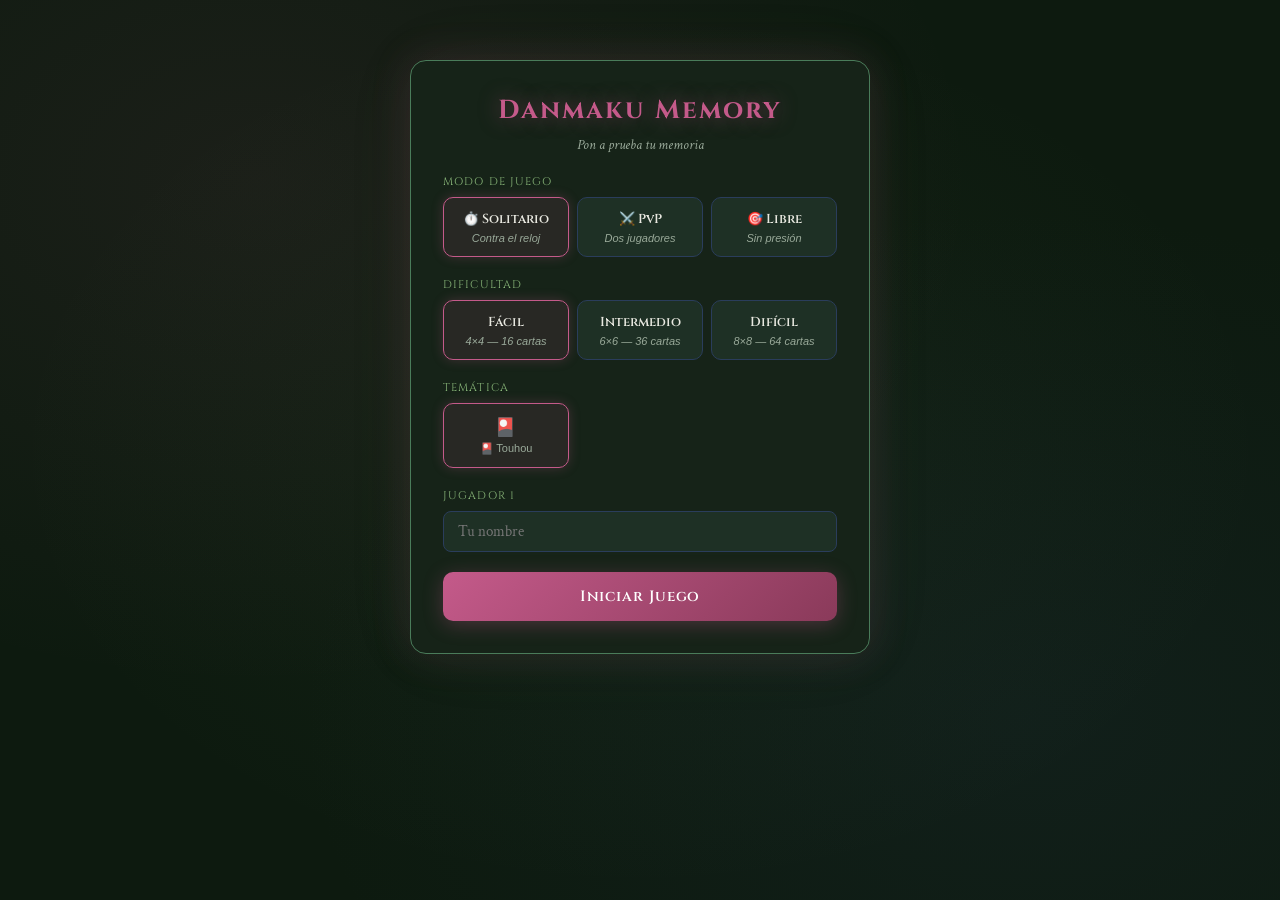
<file: danmaku/index.html>
<!DOCTYPE html>
<html lang="es">
<head>
  <meta charset="UTF-8" />
  <meta name="viewport" content="width=device-width, initial-scale=1.0" />
  <title>Danmaku Memory Battle</title>
  <link rel="stylesheet" href="css/styles.css" />
</head>
<body>

  <!-- MENÚ -->
  <div id="menu"></div>

  <!-- JUEGO -->
  <div id="game-container">
    <div id="hud"></div>
    <!-- Los tableros se crean dinámicamente por app.js -->
  </div>

  <!-- PANTALLA DE FIN -->
  <div id="end-screen"></div>

  <!-- NOTIFICACIONES DE LOGROS -->
  <div id="achievement-container"></div>

  <!-- SCRIPTS — orden de dependencia -->
  <script src="js/themes.js"></script>
  <script src="js/board.js"></script>
  <script src="js/game.js"></script>
  <script src="js/modes.js"></script>
  <script src="js/timer.js"></script>
  <script src="js/hud.js"></script>
  <script src="js/achievements.js"></script>
  <script src="js/endScreen.js"></script>
  <script src="js/menu.js"></script>
  <script src="js/app.js"></script>

</body>
</html>
</file>
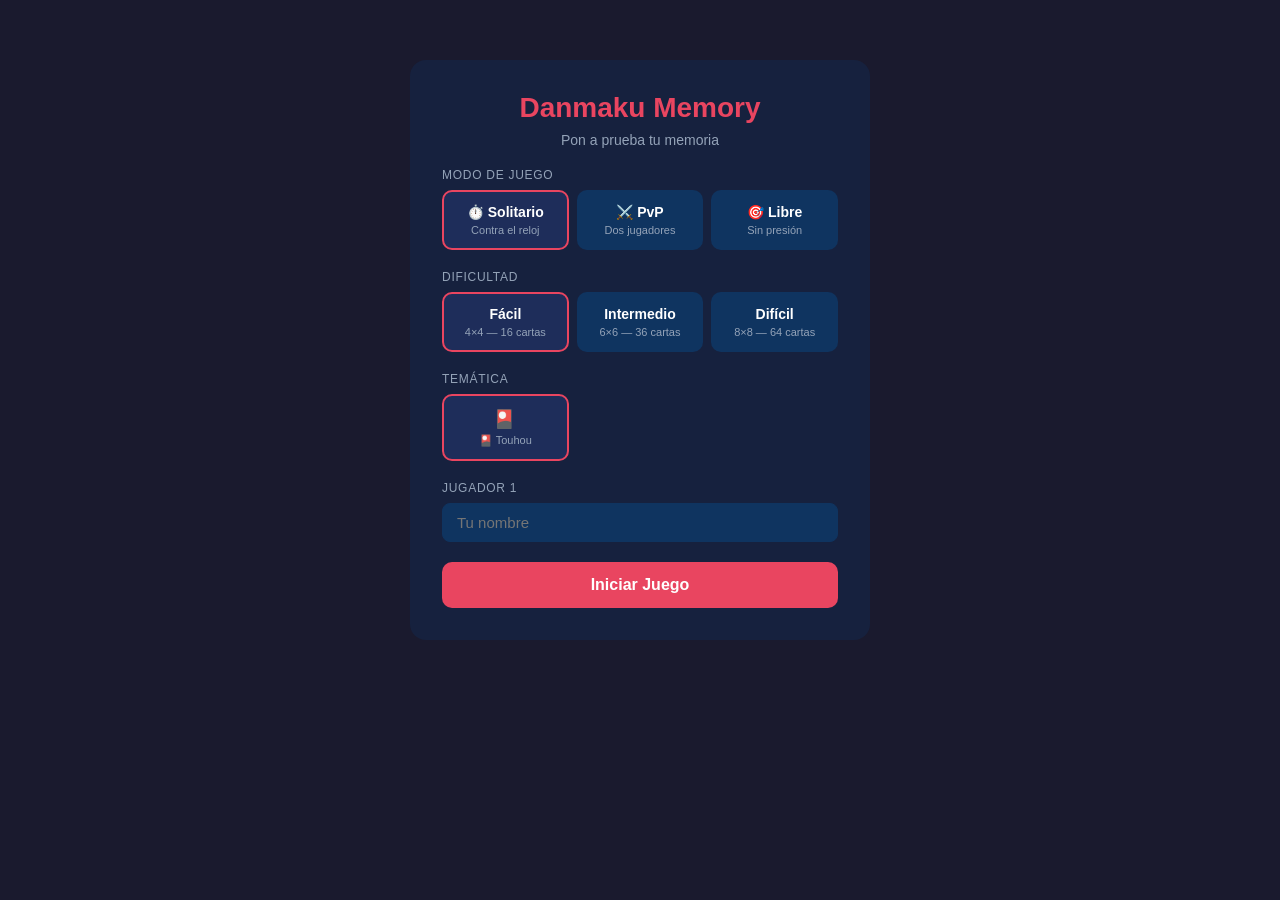
<file: assets/danmaku/index.html>
<!DOCTYPE html>
<html lang="es">
<head>
  <meta charset="UTF-8" />
  <meta name="viewport" content="width=device-width, initial-scale=1.0" />
  <title>Danmaku Memory</title>
  <link rel="stylesheet" href="css/styles.css" />
</head>
<body>

  <!-- MENÚ -->
  <div id="menu"></div>

  <!-- JUEGO -->
  <div id="game-container">
    <div id="hud"></div>
    <div id="board"></div>
  </div>

  <!-- PANTALLA DE FIN -->
  <div id="end-screen"></div>

  <!-- NOTIFICACIONES DE LOGROS -->
  <div id="achievement-container"></div>

  <!-- SCRIPTS — orden de dependencia -->
  <script src="js/themes.js"></script>
  <script src="js/board.js"></script>
  <script src="js/game.js"></script>
  <script src="js/modes.js"></script>
  <script src="js/timer.js"></script>
  <script src="js/hud.js"></script>
  <script src="js/achievements.js"></script>
  <script src="js/endScreen.js"></script>
  <script src="js/menu.js"></script>
  <script src="js/app.js"></script>

</body>
</html>
</file>
<file: danmaku/css/styles.css>
/* styles.css — paleta Touhou: 東方花映塚 */

@import url('https://fonts.googleapis.com/css2?family=Cinzel:wght@400;600;700&family=Crimson+Text:ital,wght@0,400;0,600;1,400&display=swap');

:root {
  --bg:          #0d1a0f;
  --surface:     #162318;
  --surface-2:   #1e3025;
  --primary:     #c45a8a;
  --primary-dim: #8a3a5a;
  --accent:      #8ab87a;
  --accent-dim:  #4a7c5a;
  --blue:        #2a3d5c;
  --blue-light:  #4a6a8a;
  --text:        #e8e8e0;
  --text-dim:    #9aaa9a;
  --wrong:       #e85a5a;
}

* {
  box-sizing: border-box;
  margin: 0;
  padding: 0;
}

body {
  font-family: 'Crimson Text', serif;
  background: var(--bg);
  background-image:
    radial-gradient(ellipse at 20% 20%, rgba(196, 90, 138, 0.08) 0%, transparent 50%),
    radial-gradient(ellipse at 80% 80%, rgba(42, 61, 92, 0.15) 0%, transparent 50%),
    radial-gradient(ellipse at 50% 50%, rgba(138, 184, 122, 0.05) 0%, transparent 70%);
  color: var(--text);
  min-height: 100vh;
  padding: 20px;
}

/* ---- MENÚ ---- */
#menu {
  display: flex;
  flex-direction: column;
  gap: 20px;
  max-width: 460px;
  margin: 40px auto;
  background: var(--surface);
  padding: 32px;
  border-radius: 16px;
  border: 1px solid var(--accent-dim);
  box-shadow:
    0 0 40px rgba(196, 90, 138, 0.15),
    0 0 80px rgba(138, 184, 122, 0.05);
}

.menu-title {
  text-align: center;
  font-family: 'Cinzel', serif;
  font-size: 26px;
  font-weight: 700;
  color: var(--primary);
  letter-spacing: 0.08em;
  text-shadow: 0 0 20px rgba(196, 90, 138, 0.5);
}

.menu-subtitle {
  text-align: center;
  font-size: 14px;
  color: var(--text-dim);
  margin-top: -12px;
  font-style: italic;
}

.menu-group {
  display: flex;
  flex-direction: column;
  gap: 8px;
}

.menu-label {
  font-size: 11px;
  color: var(--accent);
  text-transform: uppercase;
  letter-spacing: 0.1em;
  font-family: 'Cinzel', serif;
}

.menu-input {
  padding: 10px 14px;
  font-size: 15px;
  font-family: 'Crimson Text', serif;
  border-radius: 8px;
  border: 1px solid var(--blue);
  background: var(--surface-2);
  color: var(--text);
  outline: none;
  transition: border-color 0.2s, box-shadow 0.2s;
}

.menu-input:focus {
  border-color: var(--primary);
  box-shadow: 0 0 10px rgba(196, 90, 138, 0.2);
}

.mode-selector,
.difficulty-selector,
.theme-selector {
  display: grid;
  grid-template-columns: repeat(3, 1fr);
  gap: 8px;
}

.mode-btn,
.difficulty-btn,
.theme-btn {
  display: flex;
  flex-direction: column;
  align-items: center;
  gap: 4px;
  padding: 12px 8px;
  background: var(--surface-2);
  border: 1px solid var(--blue);
  border-radius: 10px;
  cursor: pointer;
  color: var(--text);
  transition: border-color 0.2s, background 0.2s, box-shadow 0.2s;
}

.mode-btn:hover,
.difficulty-btn:hover,
.theme-btn:hover {
  border-color: var(--accent);
  box-shadow: 0 0 10px rgba(138, 184, 122, 0.2);
}

.mode-btn--active,
.difficulty-btn--active,
.theme-btn--active {
  border-color: var(--primary);
  background: rgba(196, 90, 138, 0.1);
  box-shadow: 0 0 12px rgba(196, 90, 138, 0.25);
}

.mode-btn-label,
.difficulty-btn-label {
  font-size: 13px;
  font-weight: 600;
  font-family: 'Cinzel', serif;
}

.mode-btn-desc,
.difficulty-btn-desc {
  font-size: 11px;
  color: var(--text-dim);
  font-style: italic;
}

.theme-btn-preview { font-size: 18px; letter-spacing: 2px; }
.theme-btn-name    { font-size: 11px; color: var(--text-dim); }

.players-wrapper {
  display: flex;
  flex-direction: column;
  gap: 12px;
}

.menu-error {
  font-size: 13px;
  color: var(--wrong);
  display: none;
  font-style: italic;
}

.menu-start-btn {
  padding: 14px;
  font-size: 15px;
  font-weight: 600;
  font-family: 'Cinzel', serif;
  letter-spacing: 0.06em;
  background: linear-gradient(135deg, var(--primary), var(--primary-dim));
  color: white;
  border: none;
  border-radius: 10px;
  cursor: pointer;
  transition: opacity 0.2s, transform 0.1s, box-shadow 0.2s;
  box-shadow: 0 4px 20px rgba(196, 90, 138, 0.3);
}

.menu-start-btn:hover {
  opacity: 0.9;
  box-shadow: 0 4px 30px rgba(196, 90, 138, 0.5);
}

.menu-start-btn:active { transform: scale(0.98); }

/* ---- JUEGO ---- */
#game-container {
  display: none;
  flex-direction: column;
  align-items: center;
  gap: 16px;
}

#game-container.game-container--split {
  flex-direction: column;
  align-items: stretch;
}

/* ---- HUD ---- */
#hud {
  display: none;
  justify-content: space-between;
  align-items: center;
  width: 100%;
  max-width: 900px;
  background: var(--surface);
  border: 1px solid var(--accent-dim);
  padding: 10px 20px;
  border-radius: 10px;
  font-size: 14px;
  gap: 12px;
  margin: 0 auto;
  box-shadow: 0 0 20px rgba(138, 184, 122, 0.08);
}

.hud-section {
  display: flex;
  flex-direction: column;
  gap: 4px;
}

.hud-moves,
.hud-pairs,
.hud-timer,
.hud-players,
.hud-turn {
  color: var(--text-dim);
  font-size: 13px;
}

.hud-timer {
  font-family: 'Cinzel', serif;
  color: var(--accent);
  font-size: 15px;
}

.pvp-player { opacity: 0.5; font-size: 13px; }
.pvp-player.active-player {
  opacity: 1;
  font-weight: bold;
  color: var(--accent);
}

.hud-restart {
  padding: 6px 14px;
  background: var(--primary-dim);
  color: white;
  border: none;
  border-radius: 6px;
  cursor: pointer;
  font-size: 12px;
  font-family: 'Cinzel', serif;
  transition: opacity 0.2s;
}

.hud-restart:hover { opacity: 0.8; }

.hud-exit {
  padding: 6px 14px;
  background: transparent;
  color: var(--text-dim);
  border: 1px solid var(--text-dim);
  border-radius: 6px;
  cursor: pointer;
  font-size: 12px;
  font-family: 'Cinzel', serif;
  transition: background 0.2s, color 0.2s, border-color 0.2s;
}

.hud-exit:hover {
  background: var(--wrong);
  color: white;
  border-color: var(--wrong);
}

/* ---- PvP PANELS ---- */
#pvp-boards {
  display: flex;
  gap: 16px;
  width: 100%;
  margin-bottom: 8px;
}

.pvp-panel {
  flex: 1;
  background: var(--surface);
  border: 1px solid var(--blue);
  border-radius: 10px;
  padding: 12px 16px;
  transition: border-color 0.3s, opacity 0.3s, box-shadow 0.3s;
  opacity: 0.5;
}

.pvp-panel--active {
  border-color: var(--primary);
  opacity: 1;
  box-shadow: 0 0 16px rgba(196, 90, 138, 0.2);
}

.pvp-panel--finished {
  border-color: var(--accent);
  opacity: 0.4;
}

.pvp-panel-header {
  display: flex;
  justify-content: space-between;
  align-items: center;
  margin-bottom: 6px;
}

.pvp-panel-name  { font-size: 14px; font-weight: bold; font-family: 'Cinzel', serif; }
.pvp-panel-score { font-size: 14px; color: var(--primary); font-weight: bold; }

.pvp-panel-stats {
  display: flex;
  gap: 16px;
  font-size: 12px;
  color: var(--text-dim);
}

/* ---- TABLEROS ---- */
.board {
  display: grid;
  gap: 8px;
  transition: opacity 0.3s;
}

.board--inactive {
  opacity: 0.35;
  pointer-events: none;
}

.board--finished {
  opacity: 0.25;
  pointer-events: none;
}

.game-container--split .boards-wrapper {
  display: flex;
  gap: 24px;
  justify-content: center;
  align-items: flex-start;
}

/* ---- CARTAS ---- */
.card {
  width: 80px;
  height: 120px;
  cursor: pointer;
  position: relative;
  perspective: 600px;
}

.card-inner {
  width: 100%;
  height: 100%;
  position: relative;
  transform-style: preserve-3d;
  transition: transform 0.4s ease;
}

.card.flipped .card-inner,
.card.matched .card-inner {
  transform: rotateY(180deg);
}

.card-front,
.card-back {
  position: absolute;
  width: 100%;
  height: 100%;
  backface-visibility: hidden;
  border-radius: 8px;
  display: flex;
  align-items: center;
  justify-content: center;
  font-size: 32px;
  user-select: none;
}

.card-front {
  background: var(--surface-2);
  border: 2px solid var(--primary);
  color: var(--primary);
  font-size: 20px;
  font-family: 'Cinzel', serif;
  box-shadow: inset 0 0 20px rgba(196, 90, 138, 0.1);
}

.card-back {
  background: white;
  border: 2px solid var(--blue);
  transform: rotateY(180deg);
}

.card.matched .card-back {
  border-color: var(--accent);
  background: #f0fff4;
  box-shadow: 0 0 12px rgba(138, 184, 122, 0.4);
}

.card.wrong .card-back {
  border-color: var(--wrong);
  animation: shake 0.3s ease;
}

.card:not(.matched):not(.flipped):hover .card-inner {
  transform: translateY(-3px);
  filter: brightness(1.1);
}

@keyframes shake {
  0%,  100% { transform: rotateY(180deg) translateX(0);    }
  25%        { transform: rotateY(180deg) translateX(-5px); }
  75%        { transform: rotateY(180deg) translateX(5px);  }
}

/* ---- IMAGEN DE CARTA ---- */
.card-img {
  width: 100%;
  height: 100%;
  object-fit: contain;
  border-radius: 6px;
}

/* ---- PANTALLA DE FIN ---- */
#end-screen {
  display: none;
  position: fixed;
  inset: 0;
  background: rgba(13, 26, 15, 0.92);
  z-index: 100;
  align-items: center;
  justify-content: center;
  padding: 20px;
}

.end-card {
  background: var(--surface);
  border: 1px solid var(--accent-dim);
  border-radius: 20px;
  padding: 40px;
  width: 100%;
  max-width: 480px;
  display: flex;
  flex-direction: column;
  gap: 24px;
  opacity: 0;
  transform: translateY(30px);
  transition: opacity 0.4s ease, transform 0.4s ease;
  box-shadow:
    0 0 60px rgba(196, 90, 138, 0.15),
    0 0 120px rgba(138, 184, 122, 0.08);
}

.end-card--visible {
  opacity: 1;
  transform: translateY(0);
}

.end-header { text-align: center; }
.end-emoji  { font-size: 52px; margin-bottom: 8px; }

.end-title {
  font-size: 24px;
  font-family: 'Cinzel', serif;
  color: var(--text);
  margin-bottom: 4px;
  text-shadow: 0 0 20px rgba(196, 90, 138, 0.4);
}

.end-subtitle {
  font-size: 14px;
  color: var(--text-dim);
  font-style: italic;
}

.end-stats {
  display: grid;
  grid-template-columns: repeat(2, 1fr);
  gap: 12px;
}

.end-stat {
  background: var(--surface-2);
  border: 1px solid var(--blue);
  border-radius: 10px;
  padding: 14px;
  display: flex;
  flex-direction: column;
  align-items: center;
  gap: 4px;
}

.end-stat-value {
  font-size: 22px;
  font-weight: bold;
  font-family: 'Cinzel', serif;
  color: var(--accent);
}

.end-stat-label {
  font-size: 11px;
  color: var(--text-dim);
  text-transform: uppercase;
  letter-spacing: 0.05em;
}

.end-pvp { display: flex; flex-direction: column; gap: 8px; }

.end-pvp-title {
  font-size: 11px;
  font-family: 'Cinzel', serif;
  color: var(--text-dim);
  text-transform: uppercase;
  letter-spacing: 0.08em;
  margin-bottom: 4px;
}

.end-pvp-row {
  display: flex;
  justify-content: space-between;
  align-items: center;
  background: var(--surface-2);
  border: 1px solid var(--blue);
  border-radius: 8px;
  padding: 10px 16px;
  font-size: 14px;
}

.end-pvp-row--winner {
  border-color: var(--accent);
  color: var(--accent);
  box-shadow: 0 0 12px rgba(138, 184, 122, 0.2);
}

.end-achievements { display: flex; flex-direction: column; gap: 10px; }

.end-achievements-title {
  font-size: 11px;
  font-family: 'Cinzel', serif;
  color: var(--text-dim);
  text-transform: uppercase;
  letter-spacing: 0.08em;
}

.end-achievements-list {
  display: flex;
  flex-wrap: wrap;
  gap: 8px;
}

.end-achievement-badge {
  display: flex;
  align-items: center;
  gap: 6px;
  background: var(--surface-2);
  border: 1px solid var(--blue-light);
  border-radius: 20px;
  padding: 6px 12px;
  font-size: 13px;
}

.badge-icon  { font-size: 16px; }
.badge-title { color: var(--text); }

.end-actions { display: flex; gap: 12px; }

.end-btn {
  flex: 1;
  padding: 12px;
  border: none;
  border-radius: 10px;
  cursor: pointer;
  font-size: 13px;
  font-weight: 600;
  font-family: 'Cinzel', serif;
  letter-spacing: 0.04em;
  transition: opacity 0.2s, box-shadow 0.2s;
}

.end-btn:hover { opacity: 0.85; }

.end-btn--primary {
  background: linear-gradient(135deg, var(--primary), var(--primary-dim));
  color: white;
  box-shadow: 0 4px 16px rgba(196, 90, 138, 0.3);
}

.end-btn--secondary {
  background: var(--surface-2);
  color: var(--text-dim);
  border: 1px solid var(--blue);
}

/* ---- LOGROS ---- */
#achievement-container {
  position: fixed;
  bottom: 24px;
  right: 24px;
  z-index: 200;
  display: flex;
  flex-direction: column;
  gap: 10px;
  pointer-events: none;
}

.achievement-toast {
  display: flex;
  align-items: center;
  gap: 12px;
  background: var(--surface);
  border: 1px solid var(--primary);
  border-radius: 12px;
  padding: 12px 16px;
  min-width: 260px;
  max-width: 320px;
  opacity: 0;
  transform: translateX(60px);
  transition: opacity 0.3s ease, transform 0.3s ease;
  box-shadow: 0 0 20px rgba(196, 90, 138, 0.2);
}

.achievement-toast--visible {
  opacity: 1;
  transform: translateX(0);
}

.achievement-toast--hiding {
  opacity: 0;
  transform: translateX(60px);
}

.achievement-icon { font-size: 28px; }

.achievement-info {
  display: flex;
  flex-direction: column;
  gap: 2px;
}

.achievement-info strong { font-size: 14px; color: var(--text); }
.achievement-info small  { font-size: 12px; color: var(--text-dim); font-style: italic; }

/* ---- CONFIRMACIÓN SALIR ---- */
.exit-confirm-overlay {
  position: fixed;
  inset: 0;
  background: rgba(13, 26, 15, 0.85);
  z-index: 300;
  display: flex;
  align-items: center;
  justify-content: center;
}

.exit-confirm-box {
  background: var(--surface);
  border: 1px solid var(--primary);
  border-radius: 16px;
  padding: 32px;
  text-align: center;
  display: flex;
  flex-direction: column;
  gap: 20px;
  min-width: 280px;
  box-shadow: 0 0 40px rgba(196, 90, 138, 0.2);
}

.exit-confirm-msg {
  font-size: 16px;
  color: var(--text);
  line-height: 1.6;
  font-style: italic;
}

.exit-confirm-actions { display: flex; gap: 12px; }

.exit-btn-cancel {
  flex: 1;
  padding: 10px;
  background: var(--surface-2);
  color: var(--text-dim);
  border: 1px solid var(--blue);
  border-radius: 8px;
  cursor: pointer;
  font-size: 13px;
  font-family: 'Cinzel', serif;
  transition: opacity 0.2s;
}

.exit-btn-cancel:hover { opacity: 0.8; }

.exit-btn-confirm {
  flex: 1;
  padding: 10px;
  background: linear-gradient(135deg, var(--primary), var(--primary-dim));
  color: white;
  border: none;
  border-radius: 8px;
  cursor: pointer;
  font-size: 13px;
  font-family: 'Cinzel', serif;
  transition: opacity 0.2s;
}

.exit-btn-confirm:hover { opacity: 0.8; }
</file>
<file: assets/danmaku/css/styles.css>
/* styles.css — estilos de desarrollo */

* {
  box-sizing: border-box;
  margin: 0;
  padding: 0;
}

body {
  font-family: sans-serif;
  background: #1a1a2e;
  color: white;
  min-height: 100vh;
  padding: 20px;
}

/* ---- MENÚ ---- */
#menu {
  display: flex;
  flex-direction: column;
  gap: 20px;
  max-width: 460px;
  margin: 40px auto;
  background: #16213e;
  padding: 32px;
  border-radius: 16px;
}

.menu-title {
  text-align: center;
  font-size: 28px;
  color: #e94560;
}

.menu-subtitle {
  text-align: center;
  font-size: 14px;
  color: #94a3b8;
  margin-top: -12px;
}

.menu-group {
  display: flex;
  flex-direction: column;
  gap: 8px;
}

.menu-label {
  font-size: 12px;
  color: #94a3b8;
  text-transform: uppercase;
  letter-spacing: 0.06em;
}

.menu-input {
  padding: 10px 14px;
  font-size: 15px;
  border-radius: 8px;
  border: 1px solid #0f3460;
  background: #0f3460;
  color: white;
  outline: none;
  transition: border-color 0.2s;
}

.menu-input:focus { border-color: #818cf8; }

.mode-selector,
.difficulty-selector,
.theme-selector {
  display: grid;
  grid-template-columns: repeat(3, 1fr);
  gap: 8px;
}

.mode-btn,
.difficulty-btn,
.theme-btn {
  display: flex;
  flex-direction: column;
  align-items: center;
  gap: 4px;
  padding: 12px 8px;
  background: #0f3460;
  border: 2px solid transparent;
  border-radius: 10px;
  cursor: pointer;
  color: white;
  transition: border-color 0.2s, background 0.2s;
}

.mode-btn:hover,
.difficulty-btn:hover,
.theme-btn:hover { border-color: #818cf8; }

.mode-btn--active,
.difficulty-btn--active,
.theme-btn--active { border-color: #e94560; background: #1e2d5a; }

.mode-btn-label,
.difficulty-btn-label { font-size: 14px; font-weight: bold; }

.mode-btn-desc,
.difficulty-btn-desc { font-size: 11px; color: #94a3b8; }

.theme-btn-preview { font-size: 18px; letter-spacing: 2px; }
.theme-btn-name    { font-size: 11px; color: #94a3b8; }

.players-wrapper {
  display: flex;
  flex-direction: column;
  gap: 12px;
}

.menu-error {
  font-size: 13px;
  color: #f87171;
  display: none;
}

.menu-start-btn {
  padding: 14px;
  font-size: 16px;
  font-weight: bold;
  background: #e94560;
  color: white;
  border: none;
  border-radius: 10px;
  cursor: pointer;
  transition: background 0.2s, transform 0.1s;
}

.menu-start-btn:hover  { background: #c73652; }
.menu-start-btn:active { transform: scale(0.98); }

/* ---- JUEGO ---- */
#game-container {
  display: none;
  flex-direction: column;
  align-items: center;
  gap: 16px;
}

/* ---- HUD ---- */
#hud {
  display: none;
  justify-content: space-between;
  align-items: center;
  width: 100%;
  max-width: 700px;
  background: #16213e;
  padding: 10px 20px;
  border-radius: 10px;
  font-size: 14px;
  gap: 12px;
}

.hud-section {
  display: flex;
  flex-direction: column;
  gap: 4px;
}

.pvp-player { opacity: 0.5; font-size: 13px; }
.pvp-player.active-player {
  opacity: 1;
  font-weight: bold;
  color: #4ade80;
}

.hud-restart {
  padding: 6px 14px;
  background: #e94560;
  color: white;
  border: none;
  border-radius: 6px;
  cursor: pointer;
  font-size: 13px;
}

/* ---- TABLERO ---- */
#board {
  display: grid;
  gap: 8px;
}

/* ---- CARTAS ---- */
.card {
  width: 80px;
  height: 80px;
  cursor: pointer;
  position: relative;
  perspective: 600px;
}

.card-inner {
  width: 100%;
  height: 100%;
  position: relative;
  transform-style: preserve-3d;
  transition: transform 0.4s ease;
}

.card.flipped .card-inner,
.card.matched .card-inner {
  transform: rotateY(180deg);
}

.card-front,
.card-back {
  position: absolute;
  width: 100%;
  height: 100%;
  backface-visibility: hidden;
  border-radius: 8px;
  display: flex;
  align-items: center;
  justify-content: center;
  font-size: 32px;
  user-select: none;
}

.card-front {
  background: #0f3460;
  border: 2px solid #e94560;
  color: #e94560;
  font-size: 20px;
}

.card-back {
  background: #16213e;
  border: 2px solid #0f3460;
  transform: rotateY(180deg);
}

.card.matched .card-back {
  border-color: #4ade80;
  background: #14532d;
}

.card.wrong .card-back {
  border-color: #f87171;
  animation: shake 0.3s ease;
}

@keyframes shake {
  0%,  100% { transform: rotateY(180deg) translateX(0);    }
  25%        { transform: rotateY(180deg) translateX(-5px); }
  75%        { transform: rotateY(180deg) translateX(5px);  }
}

/* ---- SPRITE ---- */
.card-sprite {
  width: 80px;
  height: 80px;
  image-rendering: pixelated;
  image-rendering: crisp-edges; /* Firefox */
}

/* ---- PANTALLA DE FIN ---- */
#end-screen {
  display: none;
  position: fixed;
  inset: 0;
  background: rgba(0, 0, 0, 0.88);
  z-index: 100;
  align-items: center;
  justify-content: center;
  padding: 20px;
}

.end-card {
  background: #16213e;
  border-radius: 20px;
  padding: 40px;
  width: 100%;
  max-width: 480px;
  display: flex;
  flex-direction: column;
  gap: 24px;
  opacity: 0;
  transform: translateY(30px);
  transition: opacity 0.4s ease, transform 0.4s ease;
}

.end-card--visible {
  opacity: 1;
  transform: translateY(0);
}

.end-header { text-align: center; }
.end-emoji  { font-size: 52px; margin-bottom: 8px; }
.end-title  { font-size: 26px; color: #e2e8f0; margin-bottom: 4px; }
.end-subtitle { font-size: 14px; color: #94a3b8; }

.end-stats {
  display: grid;
  grid-template-columns: repeat(2, 1fr);
  gap: 12px;
}

.end-stat {
  background: #0f3460;
  border-radius: 10px;
  padding: 14px;
  display: flex;
  flex-direction: column;
  align-items: center;
  gap: 4px;
}

.end-stat-value { font-size: 22px; font-weight: bold; color: #e2e8f0; }
.end-stat-label { font-size: 11px; color: #94a3b8; text-transform: uppercase; letter-spacing: 0.05em; }

.end-pvp { display: flex; flex-direction: column; gap: 8px; }
.end-pvp-title {
  font-size: 14px;
  color: #94a3b8;
  text-transform: uppercase;
  letter-spacing: 0.05em;
  margin-bottom: 4px;
}

.end-pvp-row {
  display: flex;
  justify-content: space-between;
  align-items: center;
  background: #0f3460;
  border-radius: 8px;
  padding: 10px 16px;
  font-size: 14px;
}

.end-pvp-row--winner {
  border: 2px solid #4ade80;
  color: #4ade80;
}

.end-achievements { display: flex; flex-direction: column; gap: 10px; }
.end-achievements-title {
  font-size: 14px;
  color: #94a3b8;
  text-transform: uppercase;
  letter-spacing: 0.05em;
}

.end-achievements-list {
  display: flex;
  flex-wrap: wrap;
  gap: 8px;
}

.end-achievement-badge {
  display: flex;
  align-items: center;
  gap: 6px;
  background: #0f3460;
  border: 1px solid #818cf8;
  border-radius: 20px;
  padding: 6px 12px;
  font-size: 13px;
}

.badge-icon  { font-size: 16px; }
.badge-title { color: #c7d2fe; }

.end-actions { display: flex; gap: 12px; }

.end-btn {
  flex: 1;
  padding: 12px;
  border: none;
  border-radius: 10px;
  cursor: pointer;
  font-size: 14px;
  font-weight: bold;
  transition: opacity 0.2s;
}

.end-btn:hover      { opacity: 0.85; }
.end-btn--primary   { background: #e94560; color: white; }
.end-btn--secondary { background: #0f3460; color: white; }

/* ---- LOGROS ---- */
#achievement-container {
  position: fixed;
  bottom: 24px;
  right: 24px;
  z-index: 200;
  display: flex;
  flex-direction: column;
  gap: 10px;
  pointer-events: none;
}

.achievement-toast {
  display: flex;
  align-items: center;
  gap: 12px;
  background: #16213e;
  border: 2px solid #818cf8;
  border-radius: 12px;
  padding: 12px 16px;
  min-width: 260px;
  max-width: 320px;
  opacity: 0;
  transform: translateX(60px);
  transition: opacity 0.3s ease, transform 0.3s ease;
}

.achievement-toast--visible {
  opacity: 1;
  transform: translateX(0);
}

.achievement-toast--hiding {
  opacity: 0;
  transform: translateX(60px);
}

.achievement-icon { font-size: 28px; }

.achievement-info {
  display: flex;
  flex-direction: column;
  gap: 2px;
}

.achievement-info strong { font-size: 14px; color: #e2e8f0; }
.achievement-info small  { font-size: 12px; color: #94a3b8; }
</file>
